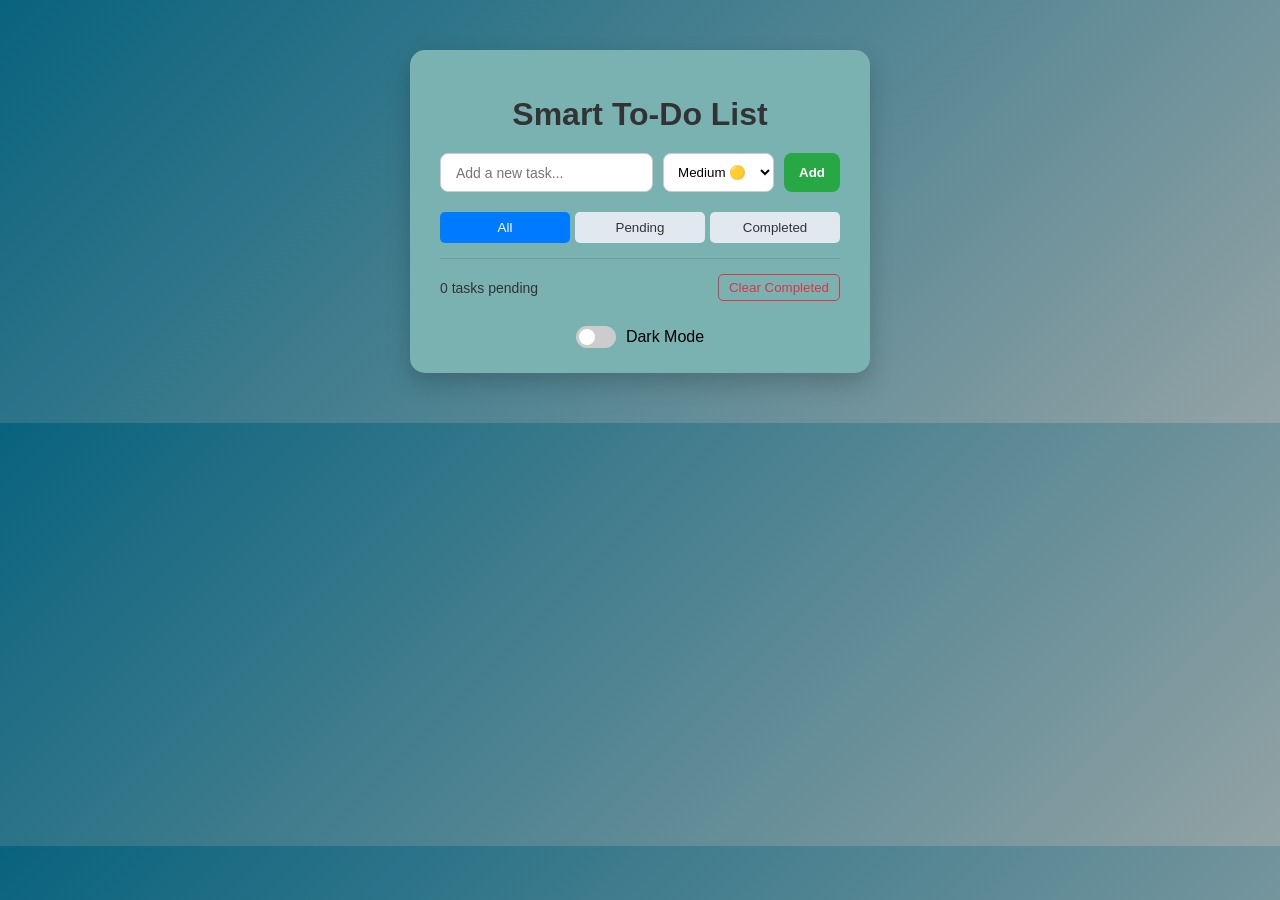
<file: index.html>
<!DOCTYPE html>
<html lang="en">
<head>
  <meta charset="UTF-8">
  <meta name="viewport" content="width=device-width, initial-scale=1.0">
  <title>Smart To-Do List</title>
  <link rel="stylesheet" href="todolist.css">
</head>
<body>
  <div class="container">
    <h1>Smart To-Do List</h1>

    <div class="task-inputs">
      <input type="text" id="task-input" placeholder="Add a new task...">
      <select id="priority-select">
        <option value="high">High 🔴</option>
        <option value="medium" selected>Medium 🟡</option>
        <option value="low">Low 🟢</option>
      </select>
      <button id="add-btn">Add</button>
    </div>

    <div class="filters">
      <button id="filter-all" class="filter-btn active">All</button>
      <button id="filter-pending" class="filter-btn">Pending</button>
      <button id="filter-completed" class="filter-btn">Completed</button>
    </div>

    <ul id="task-list"></ul>

    <div class="list-footer">
      <span id="task-counter">0 tasks pending</span>
      <button id="clear-completed-btn" class="clear-btn">Clear Completed</button>
    </div>

    <div class="dark-mode-toggle">
      <label class="switch">
        <input type="checkbox" id="dark-mode-checkbox">
        <span class="slider"></span>
      </label>
      <span class="toggle-text">Dark Mode</span>
    </div>
  </div>

  <script src="todolist.js"></script>
</body>
</html>
</file>
<file: todolist.css>
body {
  font-family: Arial, sans-serif;
  background: linear-gradient(135deg, #09637E, #93a3a5);
  display: flex;
  justify-content: center;
  padding: 50px 0;
  transition: background 0.3s;
  margin: 0;
}

.container {
  background: #7AB2B2;
  padding: 25px 30px;
  border-radius: 15px;
  width: 400px;
  box-shadow: 0 10px 25px rgba(0,0,0,0.2);
  transition: background 0.3s, color 0.3s;
}

h1 {
  text-align: center;
  color: #333;
  margin-bottom: 20px;
}

.task-inputs {
  display: flex;
  gap: 10px;
}

.task-inputs input[type="text"] {
  flex: 2;
  padding: 10px 15px;
  border-radius: 8px;
  border: 1px solid #ccc;
  font-size: 14px;
}

.task-inputs select {
  padding: 10px;
  border-radius: 8px;
  border: 1px solid #ccc;
  background: white;
}

.task-inputs button {
  padding: 10px 15px;
  border-radius: 8px;
  border: none;
  background: #28a745;
  color: white;
  cursor: pointer;
  font-weight: bold;
  transition: 0.2s;
}

.task-inputs button:hover {
  background: #218838;
}

.filters {
  display: flex;
  justify-content: space-between;
  margin: 20px 0 10px 0;
  gap: 5px;
}

.filters button {
  flex: 1;
  background: #e2e8f0;
  border: none;
  padding: 8px 10px;
  border-radius: 5px;
  color: #333;
  cursor: pointer;
  font-weight: 500;
  transition: 0.2s;
}

.filters button:hover {
  background: #cbd5e1;
}

.filters button.active {
  background: #007bff;
  color: white;
}

ul {
  list-style: none;
  padding: 0;
  margin: 15px 0;
}

li {
  display: flex;
  justify-content: space-between;
  align-items: center;
  background: #f8f9fa;
  padding: 12px 15px;
  margin-bottom: 12px;
  border-radius: 10px;
  box-shadow: 0 4px 8px rgba(0,0,0,0.05);
  animation: fadeIn 0.3s ease;
  transition: transform 0.2s, opacity 0.3s, background 0.3s;
}

li:hover {
  transform: translateY(-2px);
}

li.completed {
  text-decoration: line-through;
  color: #888;
  opacity: 0.6;
}

li span {
  flex: 1;
  word-break: break-word;
  color: #333;
}

body.dark-mode li span {
  color: #f5f5f5;
}

li button {
  margin-left: 5px;
  padding: 6px 10px;
  border-radius: 5px;
  border: none;
  cursor: pointer;
  font-size: 12px;
  transition: background 0.2s;
}

li button.complete-btn {
  background: #17a2b8;
  color: white;
}

li button.complete-btn:hover {
  background: #138496;
}

li button.delete-btn {
  background: #dc3545;
  color: white;
}

li button.delete-btn:hover {
  background: #c82333;
}

@keyframes fadeIn {
  from { opacity: 0; transform: translateY(-10px); }
  to { opacity: 1; transform: translateY(0); }
}

/* Priority Indicator Borders */
li[data-priority="high"] { border-left: 5px solid #dc3545; }
li[data-priority="medium"] { border-left: 5px solid #ffc107; }
li[data-priority="low"] { border-left: 5px solid #28a745; }

/* List Footer Rules */
.list-footer {
  display: flex;
  justify-content: space-between;
  align-items: center;
  font-size: 14px;
  margin-top: 15px;
  padding-top: 15px;
  border-top: 1px solid rgba(0,0,0,0.1);
  color: #333;
}

.clear-btn {
  background: transparent;
  border: 1px solid #dc3545;
  color: #dc3545;
  padding: 5px 10px;
  border-radius: 5px;
  cursor: pointer;
  transition: 0.2s;
}

.clear-btn:hover {
  background: #dc3545;
  color: white;
}

/* Dark Mode Switch UI */
.dark-mode-toggle {
  display: flex;
  align-items: center;
  gap: 10px;
  margin-top: 25px;
  justify-content: center;
}

.switch {
  position: relative;
  display: inline-block;
  width: 40px;
  height: 22px;
}

.switch input { 
  opacity: 0;
  width: 0;
  height: 0;
}

.slider {
  position: absolute;
  cursor: pointer;
  top: 0; left: 0; right: 0; bottom: 0;
  background-color: #ccc;
  transition: .3s;
  border-radius: 22px;
}

.slider:before {
  position: absolute;
  content: "";
  height: 16px;
  width: 16px;
  left: 3px;
  bottom: 3px;
  background-color: white;
  transition: .3s;
  border-radius: 50%;
}

input:checked + .slider {
  background-color: #2196F3;
}

input:checked + .slider:before {
  transform: translateX(18px);
}

/* Dark Mode Overrides */
body.dark-mode {
  background: #121212;
}

body.dark-mode .container {
  background: #1e1e1e;
  color: #f5f5f5;
}

body.dark-mode h1,
body.dark-mode .list-footer {
  color: #f5f5f5;
  border-top-color: rgba(255,255,255,0.1);
}

body.dark-mode li {
  background: #2d2d2d;
}

body.dark-mode li.completed {
  color: #777;
}

body.dark-mode .filters button {
  background: #333;
  color: #bbb;
}

body.dark-mode .filters button.active {
  background: #007bff;
  color: white;
}
</file>
